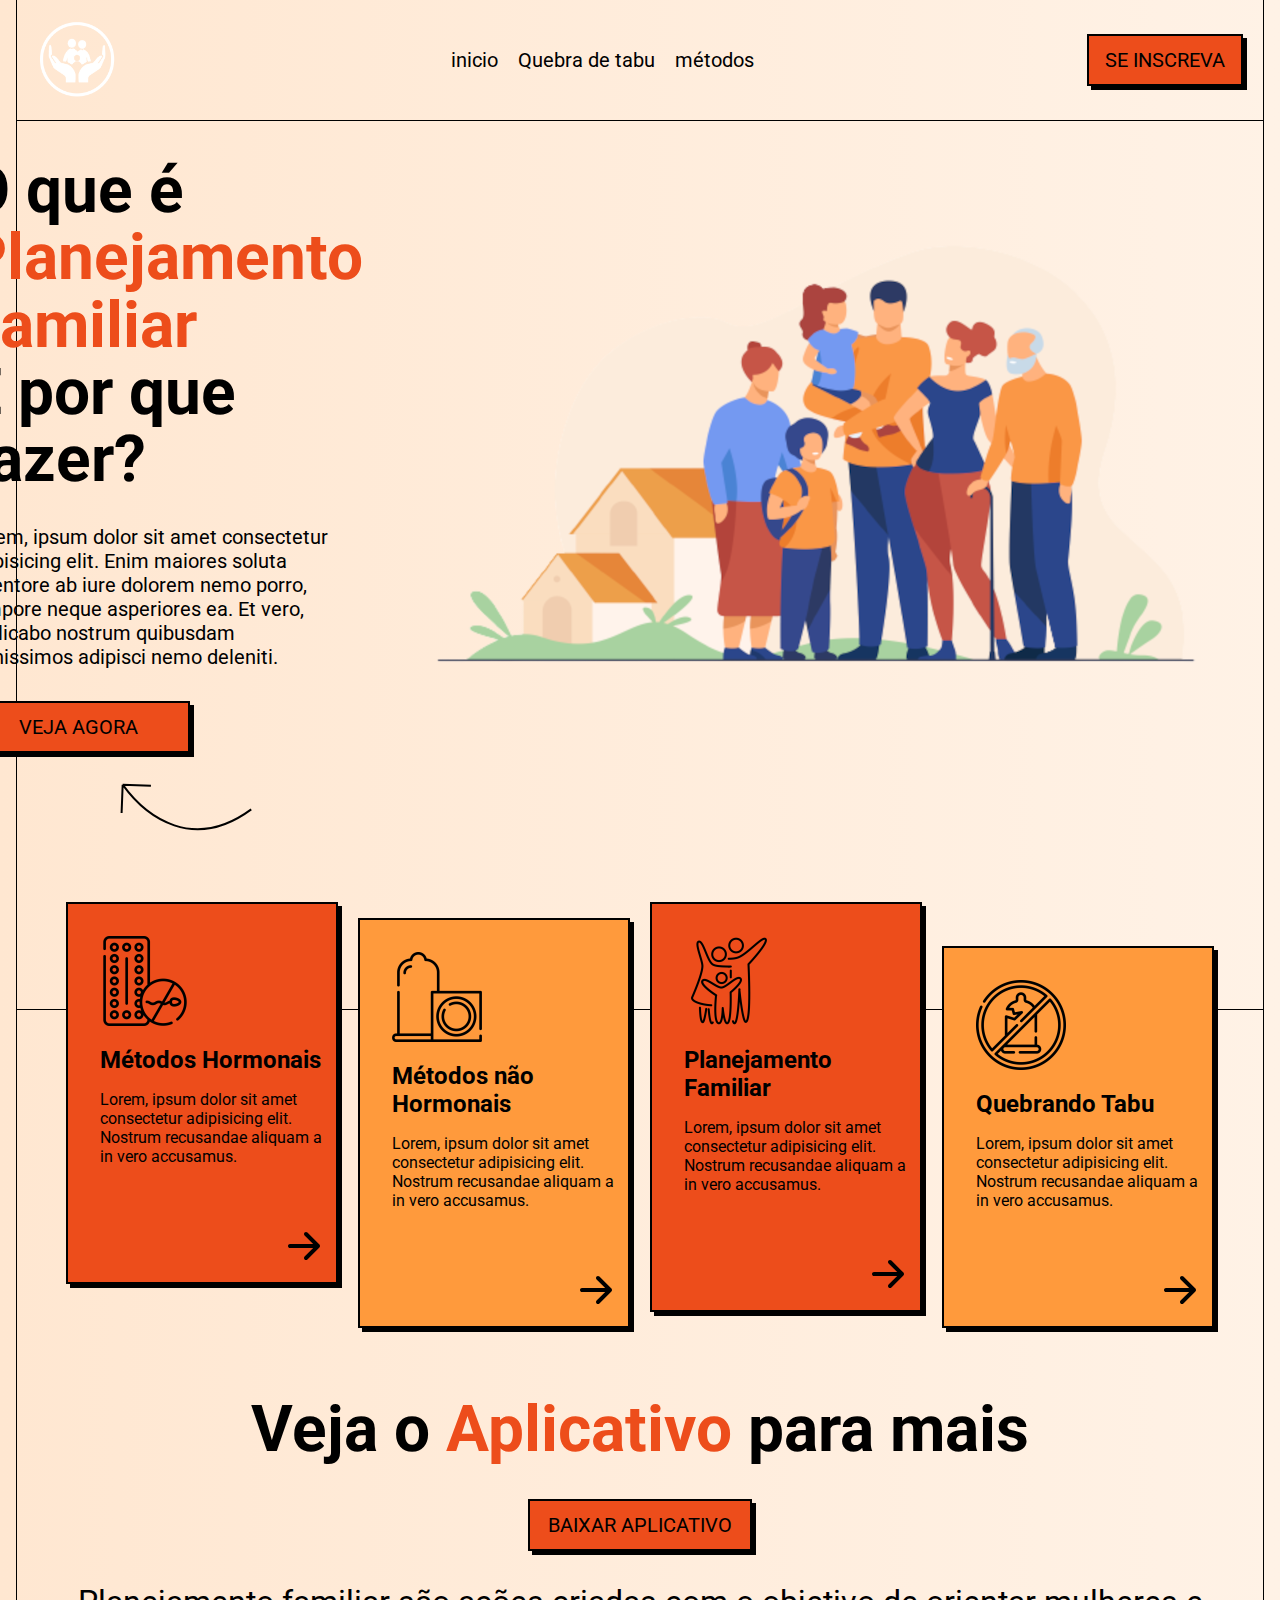
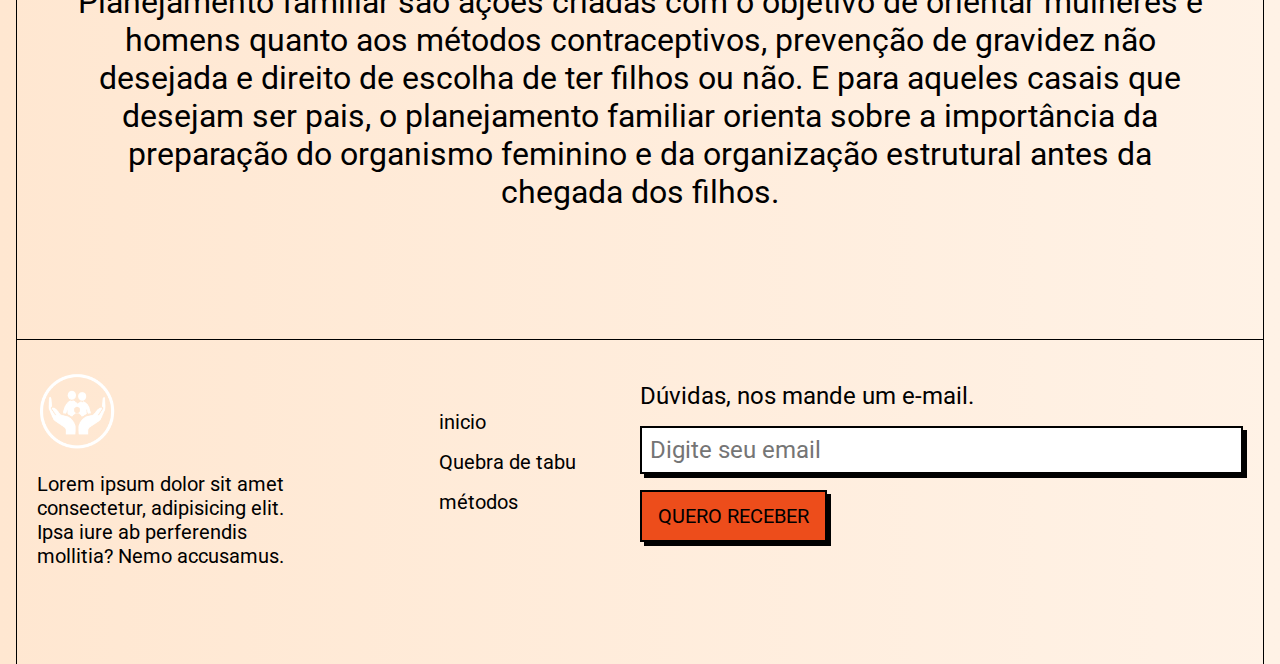
<file: index.html>
<!DOCTYPE html>
<html lang="pt-br">
<head>
    <meta charset="UTF-8">
    <meta name="viewport" content="width=device-width, initial-scale=1.0">

    <link rel="stylesheet" href="style.css">

    <link rel="preconnect" href="https://fonts.googleapis.com">
    <link rel="preconnect" href="https://fonts.gstatic.com" crossorigin>
    <link href="https://fonts.googleapis.com/css2?family=Roboto:wght@500&display=swap" rel="stylesheet">



    <title>Atex</title>

</head>
<body>
    <header>
        <div class="container">
            <img src="imagens/Logo.png" alt="Tom's Jazz School">
            <nav class="mx-auto">
                <a href="index.html">inicio</a>
                <a href="tabu.html">Quebra de tabu</a>
                <a href="metodos.html">métodos</a>
            </nav>
            <a href="#" class="button mt-1 mb-1 mx-auto">Se inscreva</a>
        </div>
    </header>
    <main>
        <section class="hero-section">
            <div class="container row-reverse">
                <img src="imagens/IMG-Fundo II.png" alt="Banda de Jazz tocando">
                <div>
                    <h1 class="mt-1">O que é <span class="text-primary decoration">Planejamento Familiar</span> E por que fazer?</h1>
                    <p class="mt-2 mb-2">Lorem, ipsum dolor sit amet consectetur adipisicing elit. Enim maiores soluta inventore ab iure dolorem nemo porro, tempore neque asperiores ea. Et vero, explicabo nostrum quibusdam dignissimos adipisci nemo deleniti.</p>
                    <a href="#" class="button">Veja agora</a>
                </div>
            </div>
        </section>
        <section class="courses-section">
            <div class="cards">
                <article class="card">
                    <img src="imagens/icon/Hormonal icon MIN.png" alt="ícone Hormonal">
                    <strong>Métodos Hormonais</strong>
                    <p>Lorem, ipsum dolor sit amet consectetur adipisicing elit. Nostrum recusandae aliquam a in vero accusamus.</p>
                    <a href="met-hormonais.html"><img src="imagens/imagem/arrow-right.svg" alt="Ir para a página do curso"></a>
                </article>
                <article class="card">
                    <img src="imagens/icon/Não Hormonal icon MIN.png" alt="ícone não Hormonal">
                    <strong>Métodos não Hormonais</strong>
                    <p>Lorem, ipsum dolor sit amet consectetur adipisicing elit. Nostrum recusandae aliquam a in vero accusamus.</p>
                    <a href="met-nhormonais.html"><img src="imagens/imagem/arrow-right.svg" alt="Ir para a página do curso"></a>
                </article>
                <article class="card">
                    <img src="imagens/icon/Planejamento Familiar icon MIN.png" alt="Planejamento Familiar">
                    <strong>Planejamento Familiar</strong>
                    <p>Lorem, ipsum dolor sit amet consectetur adipisicing elit. Nostrum recusandae aliquam a in vero accusamus.</p>
                    <a href="index.html"><img src="imagens/imagem/arrow-right.svg" alt="Ir para a página do curso"></a>
                </article>
                <article class="card">
                    <img src="imagens/icon/Quebrando Tabu icon MIN.png" alt="Quebrando Tabu">
                    <strong>Quebrando Tabu</strong>
                    <p>Lorem, ipsum dolor sit amet consectetur adipisicing elit. Nostrum recusandae aliquam a in vero accusamus.</p>
                    <a href="tabu.html"><img src="imagens/imagem/arrow-right.svg" alt="Ir para a página do curso"></a>
                </article>
            </div>

            <h2 class="text-center">Veja o <span class="text-primary">Aplicativo</span> para mais</h2>
            <a href="#" class="button mt-2 mx-auto">Baixar Aplicativo</a>

            <p class="text-center mt-2 text-information mrl-2">Planejamento familiar são ações criadas com o objetivo de orientar mulheres e homens quanto aos métodos contraceptivos, prevenção de gravidez não desejada e direito de escolha de ter filhos ou não. E para aqueles casais que desejam ser pais, o planejamento familiar orienta sobre a importância da preparação do organismo feminino e da organização estrutural antes da chegada dos filhos.</p>
        </section>
    </main>
    <footer>
        <div class="container">
            <div class="about-column">
                <img src="imagens/Logo.png" alt="Tom's Jazz School" class="mb-1 mt-1">
                <p class="mb-2">Lorem ipsum dolor sit amet consectetur, adipisicing elit. Ipsa iure ab perferendis mollitia? Nemo accusamus.</p>
            </div>
            <nav class="mb-2">
                <a href="index.html">inicio</a>
                <a href="tabu.html">Quebra de tabu</a>
                <a href="metodos.html">métodos</a>
            </nav>
            <form class="newsletter-form">
                <label for="email" class="mb-1">Dúvidas, nos mande um e-mail.</label>
                <input class="mb-1" type="text" name="email" id="email" placeholder="Digite seu email">
                <button class="button mb-2">Quero receber</button>
            </form>
        </div>
    </footer>
</body>
</html>
</file>
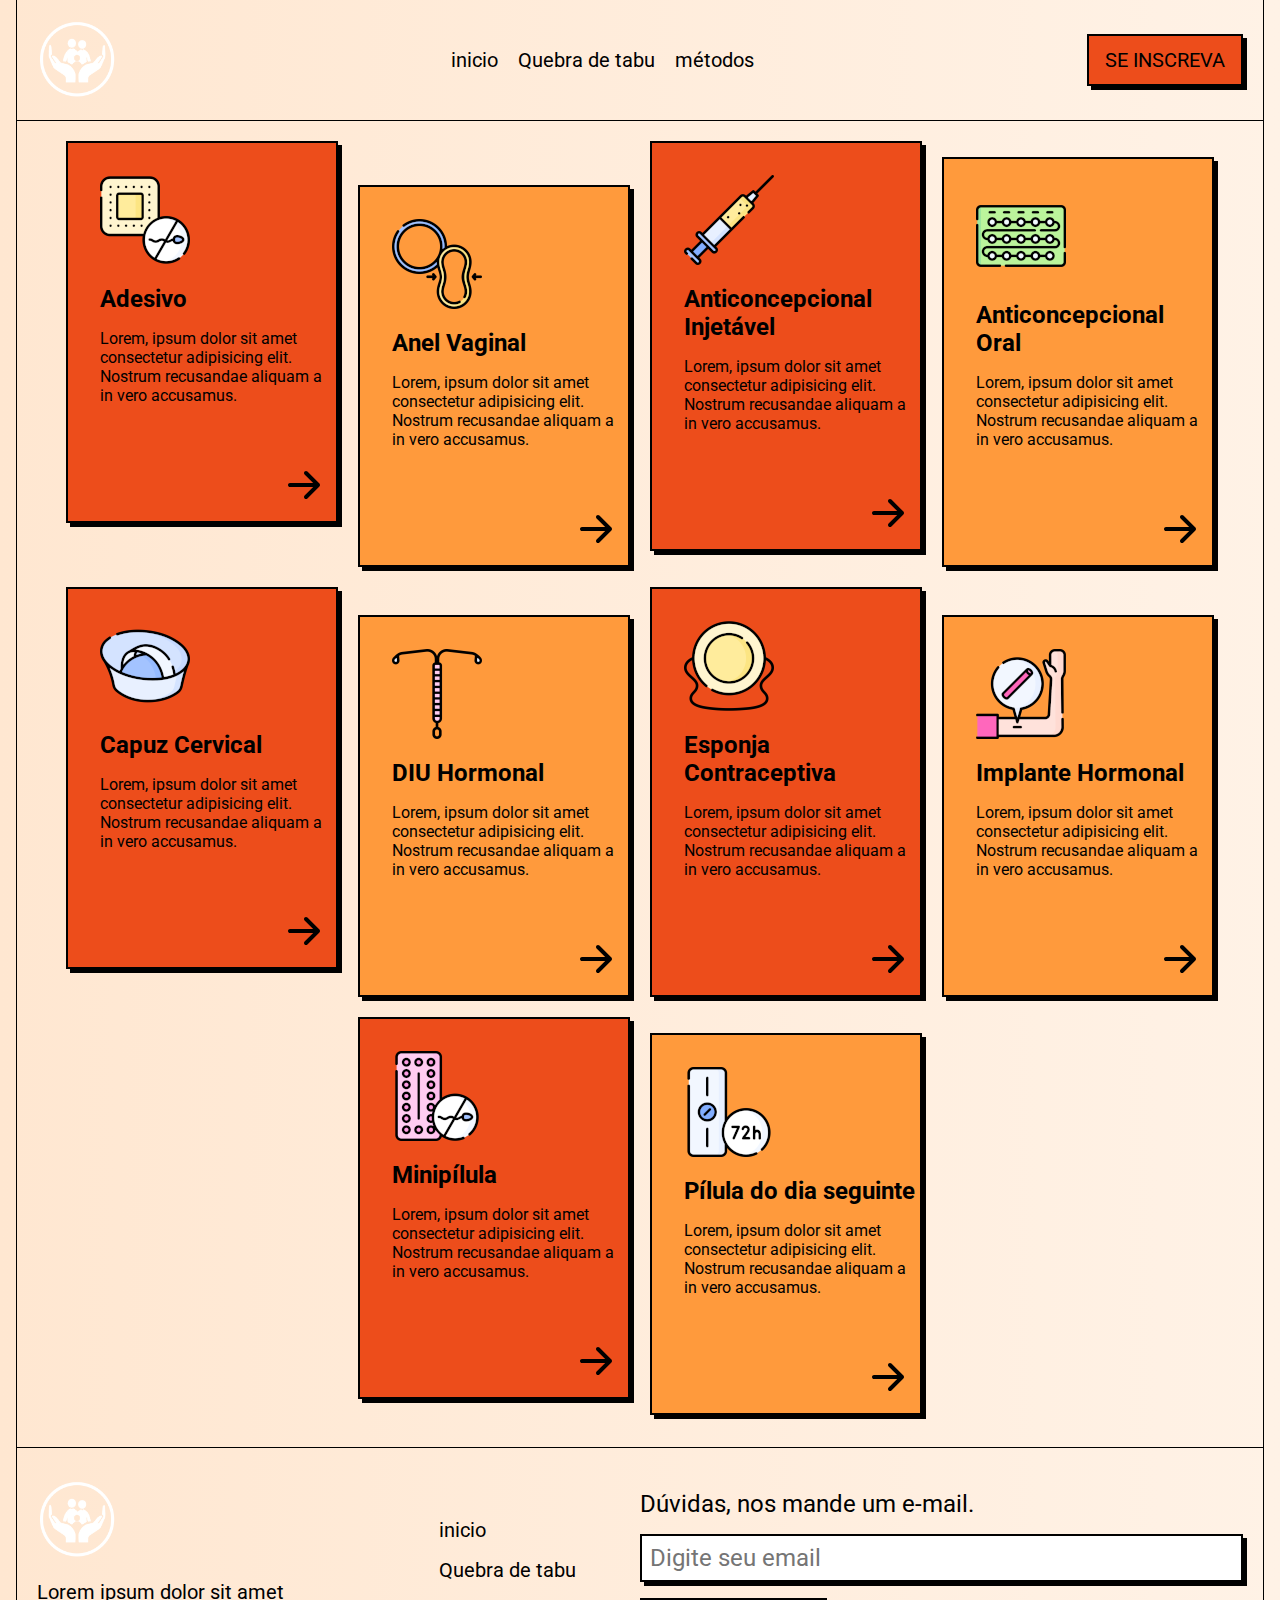
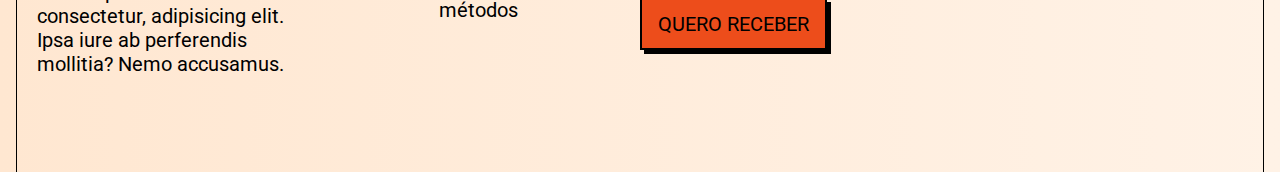
<file: met-hormonais.html>
<!DOCTYPE html>
<html lang="pt-br">
<head>
    <meta charset="UTF-8">
    <meta name="viewport" content="width=device-width, initial-scale=1.0">

    <link rel="stylesheet" href="style.css">

    <link rel="preconnect" href="https://fonts.googleapis.com">
    <link rel="preconnect" href="https://fonts.gstatic.com" crossorigin>
    <link href="https://fonts.googleapis.com/css2?family=Roboto:wght@500&display=swap" rel="stylesheet">



    <title>Atex</title>

</head>
<body>
    <header>
        <div class="container">
            <img src="imagens/Logo.png" alt="Tom's Jazz School">
            <nav class="mx-auto">
                <a href="index.html">inicio</a>
                <a href="tabu.html">Quebra de tabu</a>
                <a href="metodos.html">métodos</a>
            </nav>
            <a href="#" class="button mt-1 mb-1 mx-auto">Se inscreva</a>
        </div>
    </header>
    <main>
        <section class="courses-section">
            <div class="cards met">
                <article class="card">
                    <img src="imagens/Hormonal/Com ladinho/Adesivo CL icon MINI.png" alt="ícone Hormonal">
                    <strong>Adesivo</strong>
                    <p>Lorem, ipsum dolor sit amet consectetur adipisicing elit. Nostrum recusandae aliquam a in vero accusamus.</p>
                    <a href="#"><img src="imagens/imagem/arrow-right.svg" alt="Ir para a página do curso"></a>
                </article>
                <article class="card">
                    <img src="imagens/Hormonal/Com ladinho/Anel Vaginal CL icon MINI.png" alt="ícone não Hormonal">
                    <strong>Anel Vaginal</strong>
                    <p>Lorem, ipsum dolor sit amet consectetur adipisicing elit. Nostrum recusandae aliquam a in vero accusamus.</p>
                    <a href="#"><img src="imagens/imagem/arrow-right.svg" alt="Ir para a página do curso"></a>
                </article>
                <article class="card">
                    <img src="imagens/Hormonal/Com ladinho/Anticoncepcional Injetável CL icon MINI.png" alt="Planejamento Familiar">
                    <strong>Anticoncepcional Injetável</strong>
                    <p>Lorem, ipsum dolor sit amet consectetur adipisicing elit. Nostrum recusandae aliquam a in vero accusamus.</p>
                    <a href="#"><img src="imagens/imagem/arrow-right.svg" alt="Ir para a página do curso"></a>
                </article>
                <article class="card">
                    <img src="imagens/Hormonal/Com ladinho/Anticoncepcional Oral CL icon MINI.png" alt="Quebrando Tabu">
                    <strong>Anticoncepcional Oral</strong>
                    <p>Lorem, ipsum dolor sit amet consectetur adipisicing elit. Nostrum recusandae aliquam a in vero accusamus.</p>
                    <a href="#"><img src="imagens/imagem/arrow-right.svg" alt="Ir para a página do curso"></a>
                </article>
                <article class="card">
                    <img src="imagens/Hormonal/Com ladinho/Capuz Cervical CL icon MINI.png" alt="ícone Hormonal">
                    <strong>Capuz Cervical</strong>
                    <p>Lorem, ipsum dolor sit amet consectetur adipisicing elit. Nostrum recusandae aliquam a in vero accusamus.</p>
                    <a href="#"><img src="imagens/imagem/arrow-right.svg" alt="Ir para a página do curso"></a>
                </article>
                <article class="card">
                    <img src="imagens/Hormonal/Com ladinho/DIU Hormonal CL icon MINI.png" alt="ícone não Hormonal">
                    <strong>DIU Hormonal</strong>
                    <p>Lorem, ipsum dolor sit amet consectetur adipisicing elit. Nostrum recusandae aliquam a in vero accusamus.</p>
                    <a href="#"><img src="imagens/imagem/arrow-right.svg" alt="Ir para a página do curso"></a>
                </article>
                <article class="card">
                    <img src="imagens/Hormonal/Com ladinho/Esponja Contraceptiva CL icon MINI.png" alt="Planejamento Familiar">
                    <strong>Esponja Contraceptiva</strong>
                    <p>Lorem, ipsum dolor sit amet consectetur adipisicing elit. Nostrum recusandae aliquam a in vero accusamus.</p>
                    <a href="#"><img src="imagens/imagem/arrow-right.svg" alt="Ir para a página do curso"></a>
                </article>
                <article class="card">
                    <img src="imagens/Hormonal/Com ladinho/Implante Hormonal CL icon MINI.png" alt="Quebrando Tabu">
                    <strong>Implante Hormonal</strong>
                    <p>Lorem, ipsum dolor sit amet consectetur adipisicing elit. Nostrum recusandae aliquam a in vero accusamus.</p>
                    <a href="#"><img src="imagens/imagem/arrow-right.svg" alt="Ir para a página do curso"></a>
                </article>
                <article class="card">
                    <img src="imagens/Hormonal/Com ladinho/Minipílula CL icon MINI.png" alt="Planejamento Familiar">
                    <strong>Minipílula</strong>
                    <p>Lorem, ipsum dolor sit amet consectetur adipisicing elit. Nostrum recusandae aliquam a in vero accusamus.</p>
                    <a href="#"><img src="imagens/imagem/arrow-right.svg" alt="Ir para a página do curso"></a>
                </article>
                <article class="card">
                    <img src="imagens/Hormonal/Com ladinho/Pílula do dia seguinte CL icon MINI.png" alt="Quebrando Tabu">
                    <strong>Pílula do dia seguinte</strong>
                    <p>Lorem, ipsum dolor sit amet consectetur adipisicing elit. Nostrum recusandae aliquam a in vero accusamus.</p>
                    <a href="#"><img src="imagens/imagem/arrow-right.svg" alt="Ir para a página do curso"></a>
                </article>
            </div>
        </section>
    </main>
    <footer>
        <div class="container">
            <div class="about-column">
                <img src="imagens/Logo.png" alt="Tom's Jazz School" class="mb-1 mt-1">
                <p class="mb-2">Lorem ipsum dolor sit amet consectetur, adipisicing elit. Ipsa iure ab perferendis mollitia? Nemo accusamus.</p>
            </div>
            <nav class="mb-2">
                <a href="#">inicio</a>
                <a href="#">Quebra de tabu</a>
                <a href="#">métodos</a>
            </nav>
            <form class="newsletter-form">
                <label for="email" class="mb-1">Dúvidas, nos mande um e-mail.</label>
                <input class="mb-1" type="text" name="email" id="email" placeholder="Digite seu email">
                <button class="button mb-2">Quero receber</button>
            </form>
        </div>
    </footer>
</body>
</html>
</file>
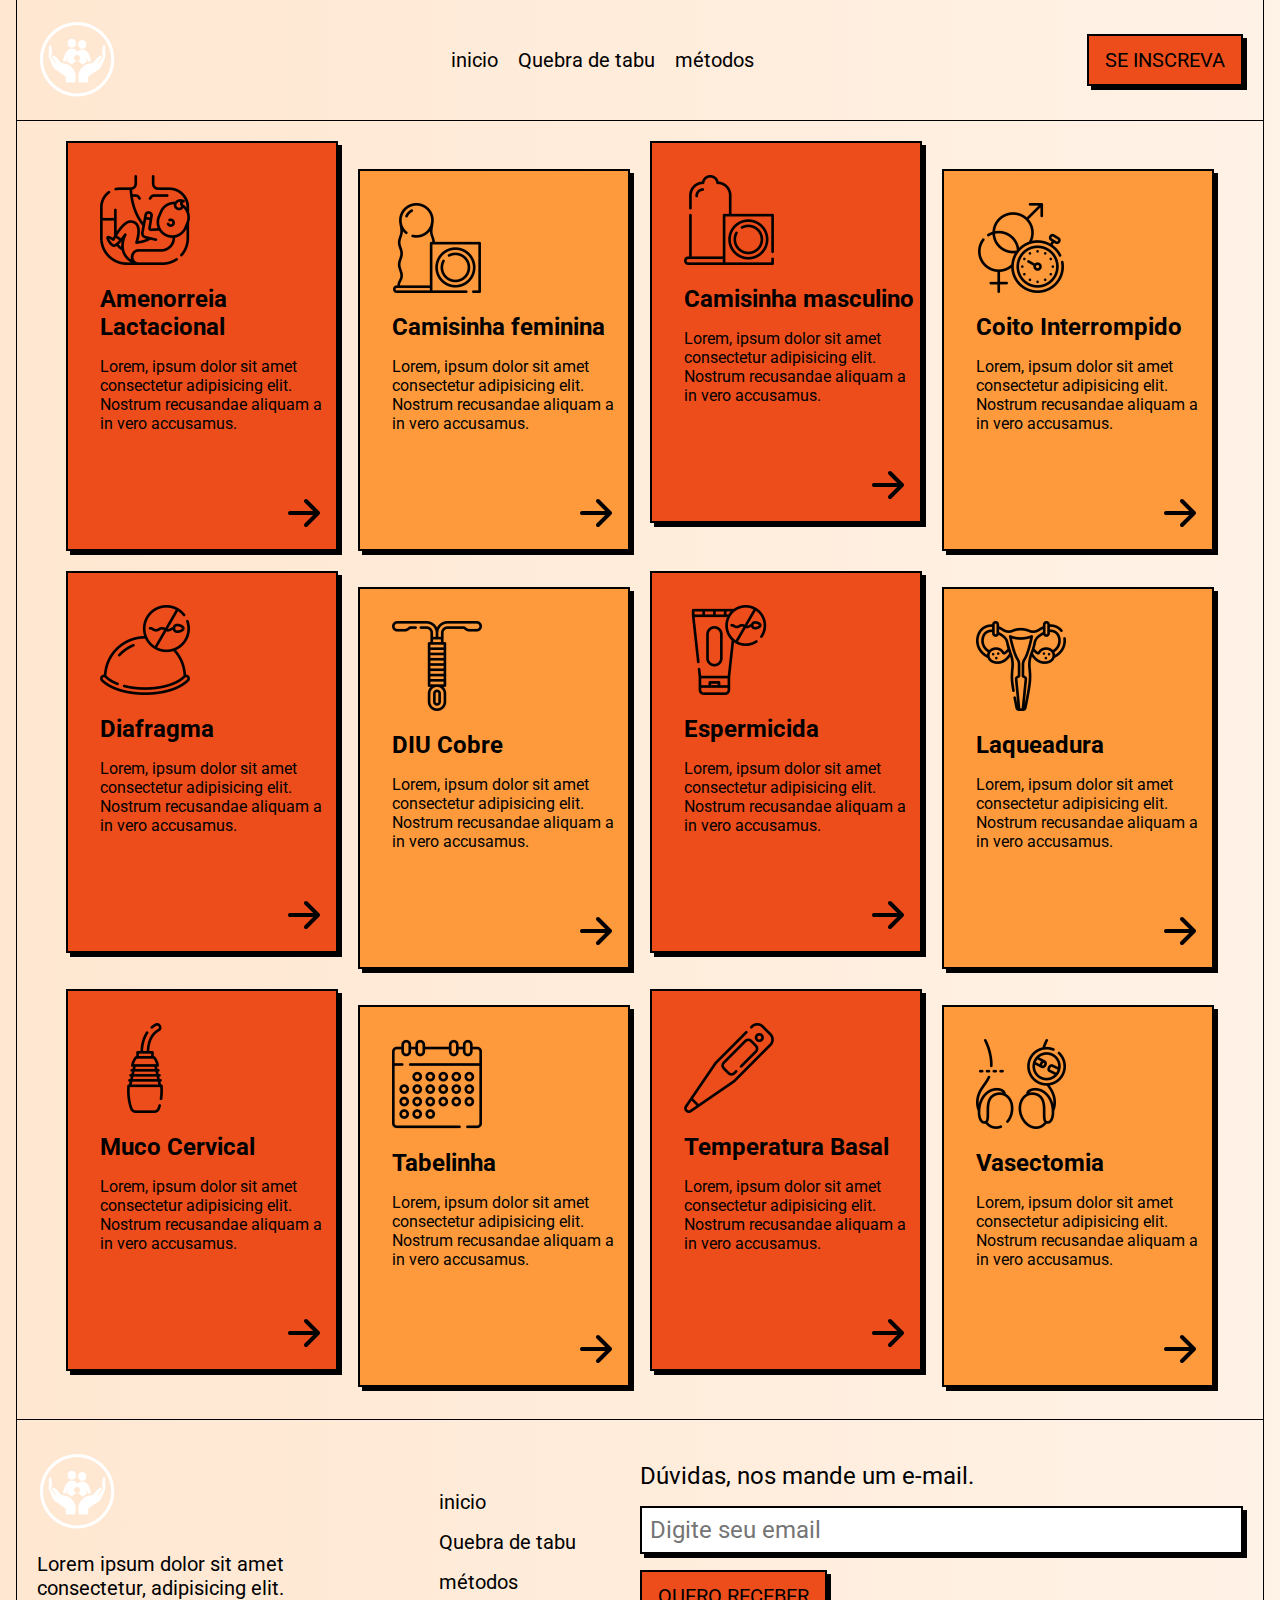
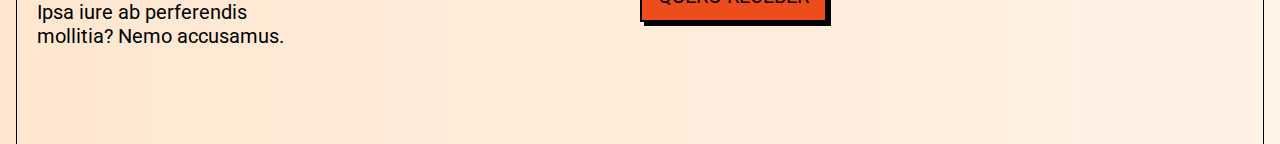
<file: met-nhormonais.html>
<!DOCTYPE html>
<html lang="pt-br">
<head>
    <meta charset="UTF-8">
    <meta name="viewport" content="width=device-width, initial-scale=1.0">

    <link rel="stylesheet" href="style.css">

    <link rel="preconnect" href="https://fonts.googleapis.com">
    <link rel="preconnect" href="https://fonts.gstatic.com" crossorigin>
    <link href="https://fonts.googleapis.com/css2?family=Roboto:wght@500&display=swap" rel="stylesheet">



    <title>Atex</title>

</head>
<body>
    <header>
        <div class="container">
            <img src="imagens/Logo.png" alt="Tom's Jazz School">
            <nav class="mx-auto">
                <a href="index.html">inicio</a>
                <a href="tabu.html">Quebra de tabu</a>
                <a href="metodos.html">métodos</a>
            </nav>
            <a href="#" class="button mt-1 mb-1 mx-auto">Se inscreva</a>
        </div>
    </header>
    <main>
        <section class="courses-section">
            <div class="cards met">
                <article class="card">
                    <img src="imagens/Não Hormonal/Preto e Branco/Amenorreia Lactacional PB icon MINI.png" alt="ícone Hormonal">
                    <strong>Amenorreia Lactacional</strong>
                    <p>Lorem, ipsum dolor sit amet consectetur adipisicing elit. Nostrum recusandae aliquam a in vero accusamus.</p>
                    <a href="#"><img src="imagens/imagem/arrow-right.svg" alt="Ir para a página do curso"></a>
                </article>
                <article class="card">
                    <img src="imagens/Não Hormonal/Preto e Branco/Camisinha feminina PB icon MINI.png" alt="ícone Hormonal">
                    <strong>Camisinha feminina</strong>
                    <p>Lorem, ipsum dolor sit amet consectetur adipisicing elit. Nostrum recusandae aliquam a in vero accusamus.</p>
                    <a href="#"><img src="imagens/imagem/arrow-right.svg" alt="Ir para a página do curso"></a>
                </article>
                <article class="card">
                    <img src="imagens/Não Hormonal/Preto e Branco/Camisinha masculino PB icon MINI.png" alt="ícone Hormonal">
                    <strong>Camisinha masculino</strong>
                    <p>Lorem, ipsum dolor sit amet consectetur adipisicing elit. Nostrum recusandae aliquam a in vero accusamus.</p>
                    <a href="#"><img src="imagens/imagem/arrow-right.svg" alt="Ir para a página do curso"></a>
                </article>
                <article class="card">
                    <img src="imagens/Não Hormonal/Preto e Branco/Coito Interrompido PB icon MINI.png" alt="ícone Hormonal">
                    <strong>Coito Interrompido</strong>
                    <p>Lorem, ipsum dolor sit amet consectetur adipisicing elit. Nostrum recusandae aliquam a in vero accusamus.</p>
                    <a href="#"><img src="imagens/imagem/arrow-right.svg" alt="Ir para a página do curso"></a>
                </article>
                <article class="card">
                    <img src="imagens/Não Hormonal/Preto e Branco/Diafragma PB icon MINI.png" alt="ícone Hormonal">
                    <strong>Diafragma</strong>
                    <p>Lorem, ipsum dolor sit amet consectetur adipisicing elit. Nostrum recusandae aliquam a in vero accusamus.</p>
                    <a href="#"><img src="imagens/imagem/arrow-right.svg" alt="Ir para a página do curso"></a>
                </article>
                <article class="card">
                    <img src="imagens/Não Hormonal/Preto e Branco/DIU Cobre PB icon MINI.png" alt="ícone Hormonal">
                    <strong>DIU Cobre</strong>
                    <p>Lorem, ipsum dolor sit amet consectetur adipisicing elit. Nostrum recusandae aliquam a in vero accusamus.</p>
                    <a href="#"><img src="imagens/imagem/arrow-right.svg" alt="Ir para a página do curso"></a>
                </article>
                <article class="card">
                    <img src="imagens/Não Hormonal/Preto e Branco/Espermicida PB icon MINI.png" alt="ícone Hormonal">
                    <strong>Espermicida</strong>
                    <p>Lorem, ipsum dolor sit amet consectetur adipisicing elit. Nostrum recusandae aliquam a in vero accusamus.</p>
                    <a href="#"><img src="imagens/imagem/arrow-right.svg" alt="Ir para a página do curso"></a>
                </article>
                <article class="card">
                    <img src="imagens/Não Hormonal/Preto e Branco/Laqueadura PB icon MINI.png" alt="ícone Hormonal">
                    <strong>Laqueadura</strong>
                    <p>Lorem, ipsum dolor sit amet consectetur adipisicing elit. Nostrum recusandae aliquam a in vero accusamus.</p>
                    <a href="#"><img src="imagens/imagem/arrow-right.svg" alt="Ir para a página do curso"></a>
                </article>
                <article class="card">
                    <img src="imagens/Não Hormonal/Preto e Branco/Muco Cervical ou Billings PB icon MINI.png" alt="ícone Hormonal">
                    <strong>Muco Cervical</strong>
                    <p>Lorem, ipsum dolor sit amet consectetur adipisicing elit. Nostrum recusandae aliquam a in vero accusamus.</p>
                    <a href="#"><img src="imagens/imagem/arrow-right.svg" alt="Ir para a página do curso"></a>
                </article>
                <article class="card">
                    <img src="imagens/Não Hormonal/Preto e Branco/Tabelinha PB icon MINI.png" alt="ícone Hormonal">
                    <strong>Tabelinha</strong>
                    <p>Lorem, ipsum dolor sit amet consectetur adipisicing elit. Nostrum recusandae aliquam a in vero accusamus.</p>
                    <a href="#"><img src="imagens/imagem/arrow-right.svg" alt="Ir para a página do curso"></a>
                </article>
                <article class="card">
                    <img src="imagens/Não Hormonal/Preto e Branco/Temperatura Basal PB icon MINI.png" alt="ícone Hormonal">
                    <strong>Temperatura Basal</strong>
                    <p>Lorem, ipsum dolor sit amet consectetur adipisicing elit. Nostrum recusandae aliquam a in vero accusamus.</p>
                    <a href="#"><img src="imagens/imagem/arrow-right.svg" alt="Ir para a página do curso"></a>
                </article>
                <article class="card">
                    <img src="imagens/Não Hormonal/Preto e Branco/Vasectomia PB icon MINI.png" alt="ícone Hormonal">
                    <strong>Vasectomia</strong>
                    <p>Lorem, ipsum dolor sit amet consectetur adipisicing elit. Nostrum recusandae aliquam a in vero accusamus.</p>
                    <a href="#"><img src="imagens/imagem/arrow-right.svg" alt="Ir para a página do curso"></a>
                </article>

            </div>
        </section>
    </main>
    <footer>
        <div class="container">
            <div class="about-column">
                <img src="imagens/Logo.png" alt="Tom's Jazz School" class="mb-1 mt-1">
                <p class="mb-2">Lorem ipsum dolor sit amet consectetur, adipisicing elit. Ipsa iure ab perferendis mollitia? Nemo accusamus.</p>
            </div>
            <nav class="mb-2">
                <a href="#">inicio</a>
                <a href="#">Quebra de tabu</a>
                <a href="#">métodos</a>
            </nav>
            <form class="newsletter-form">
                <label for="email" class="mb-1">Dúvidas, nos mande um e-mail.</label>
                <input class="mb-1" type="text" name="email" id="email" placeholder="Digite seu email">
                <button class="button mb-2">Quero receber</button>
            </form>
        </div>
    </footer>
</body>
</html>
</file>
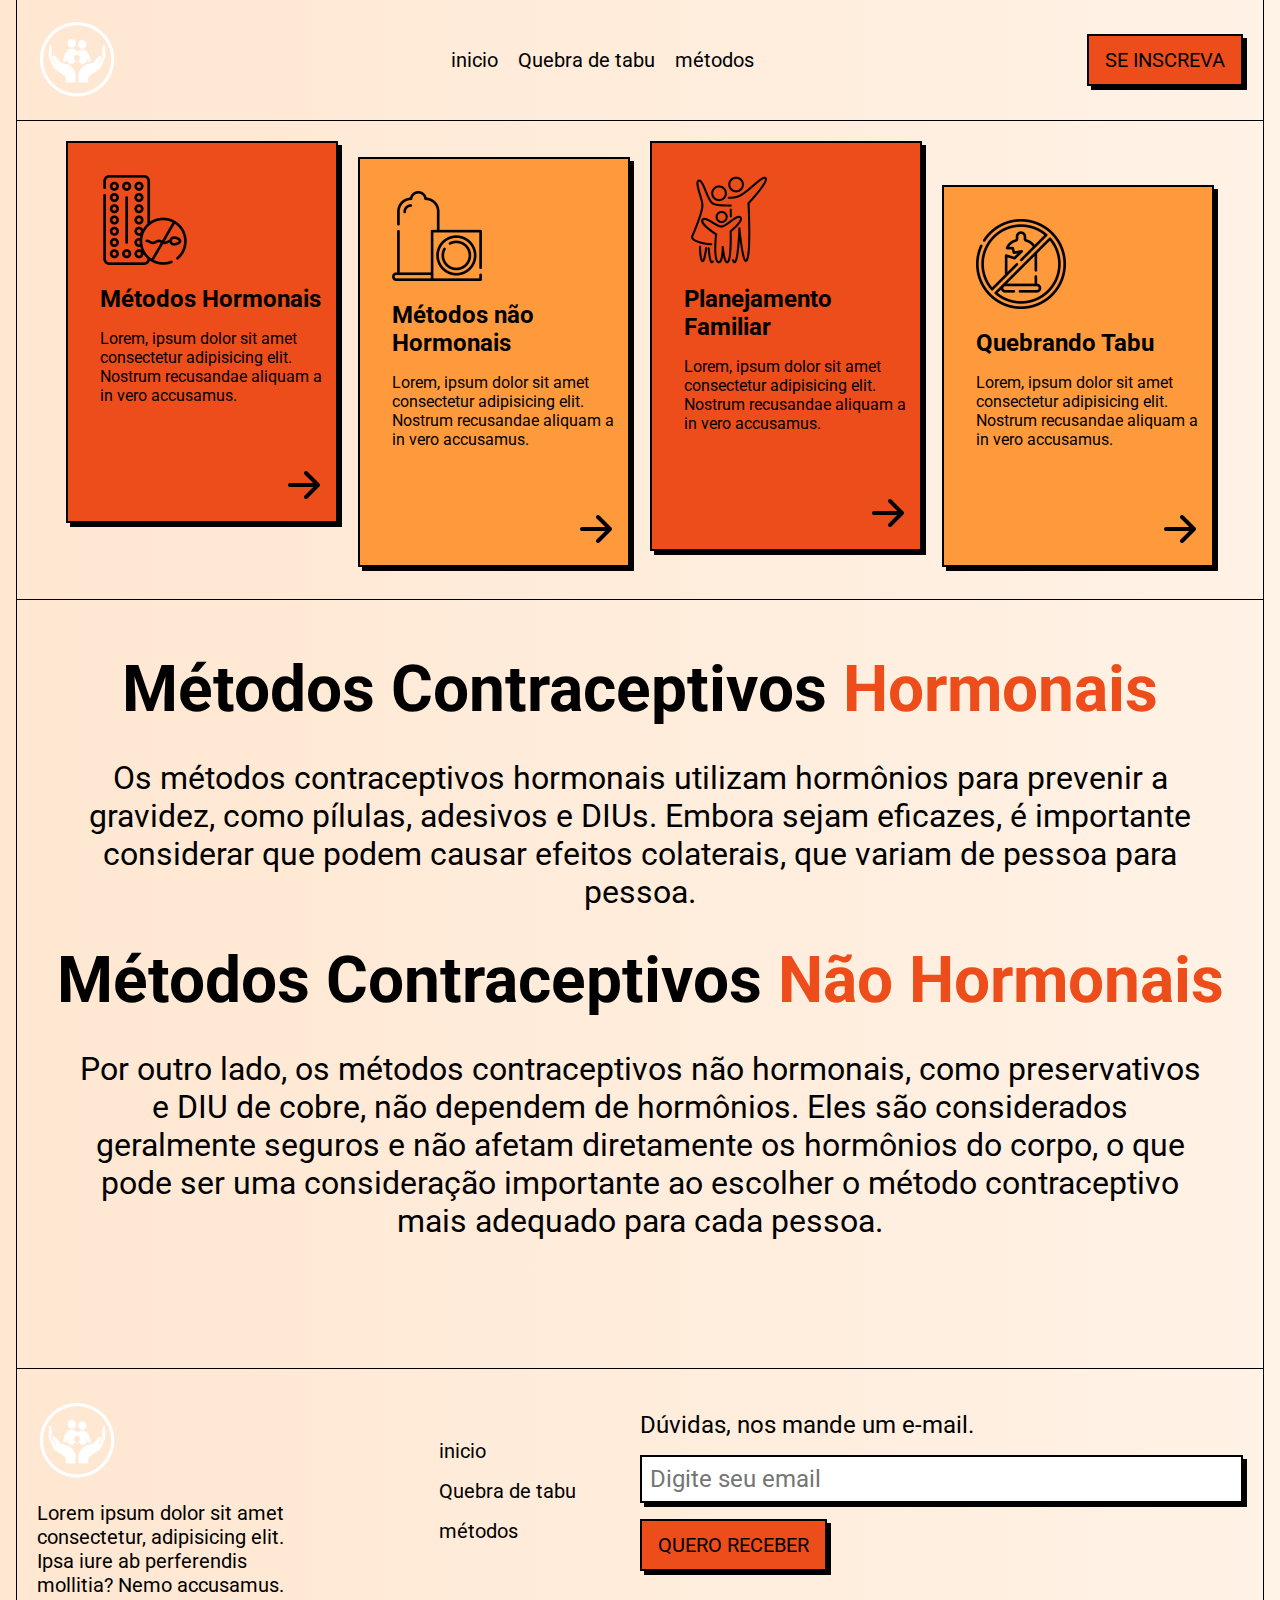
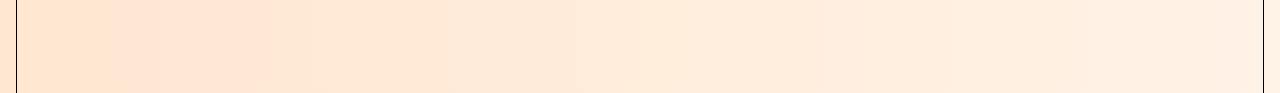
<file: metodos.html>
<!DOCTYPE html>
<html lang="pt-br">
<head>
    <meta charset="UTF-8">
    <meta name="viewport" content="width=device-width, initial-scale=1.0">

    <link rel="stylesheet" href="style.css">

    <link rel="preconnect" href="https://fonts.googleapis.com">
    <link rel="preconnect" href="https://fonts.gstatic.com" crossorigin>
    <link href="https://fonts.googleapis.com/css2?family=Roboto:wght@500&display=swap" rel="stylesheet">



    <title>Atex</title>

</head>
<body>
    <header>
        <div class="container">
            <img src="imagens/Logo.png" alt="Tom's Jazz School">
            <nav class="mx-auto">
                <a href="index.html">inicio</a>
                <a href="tabu.html">Quebra de tabu</a>
                <a href="metodos.html">métodos</a>
            </nav>
            <a href="#" class="button mt-1 mb-1 mx-auto">Se inscreva</a>
        </div>
    </header>
    <main>
        <section class="courses-section">
            <div class="cards met">
                <article class="card">
                    <img src="imagens/icon/Hormonal icon MIN.png" alt="ícone Hormonal">
                    <strong>Métodos Hormonais</strong>
                    <p>Lorem, ipsum dolor sit amet consectetur adipisicing elit. Nostrum recusandae aliquam a in vero accusamus.</p>
                    <a href="met-hormonais.html"><img src="imagens/imagem/arrow-right.svg" alt="Ir para a página do curso"></a>
                </article>
                <article class="card">
                    <img src="imagens/icon/Não Hormonal icon MIN.png" alt="ícone não Hormonal">
                    <strong>Métodos não Hormonais</strong>
                    <p>Lorem, ipsum dolor sit amet consectetur adipisicing elit. Nostrum recusandae aliquam a in vero accusamus.</p>
                    <a href="met-nhormonais.html"><img src="imagens/imagem/arrow-right.svg" alt="Ir para a página do curso"></a>
                </article>
                <article class="card">
                    <img src="imagens/icon/Planejamento Familiar icon MIN.png" alt="Planejamento Familiar">
                    <strong>Planejamento Familiar</strong>
                    <p>Lorem, ipsum dolor sit amet consectetur adipisicing elit. Nostrum recusandae aliquam a in vero accusamus.</p>
                    <a href="index.html"><img src="imagens/imagem/arrow-right.svg" alt="Ir para a página do curso"></a>
                </article>
                <article class="card">
                    <img src="imagens/icon/Quebrando Tabu icon MIN.png" alt="Quebrando Tabu">
                    <strong>Quebrando Tabu</strong>
                    <p>Lorem, ipsum dolor sit amet consectetur adipisicing elit. Nostrum recusandae aliquam a in vero accusamus.</p>
                    <a href="tabu.html"><img src="imagens/imagem/arrow-right.svg" alt="Ir para a página do curso"></a>
                </article>
            </div>
        </section>
        <section class="courses-section">

            <h2 class="text-center mt-2">Métodos Contraceptivos <span class="text-primary">Hormonais</span></h2>
            <p class="text-center mt-2 text-information mrl-2">Os métodos contraceptivos hormonais utilizam hormônios para prevenir a gravidez, como pílulas, adesivos e DIUs. Embora sejam eficazes, é importante considerar que podem causar efeitos colaterais, que variam de pessoa para pessoa.</p>

            <h2 class="text-center mt-2">Métodos Contraceptivos <span class="text-primary">Não Hormonais</span></h2>
            <p class="text-center mt-2 text-information mrl-2">Por outro lado, os métodos contraceptivos não hormonais, como preservativos e DIU de cobre, não dependem de hormônios. Eles são considerados geralmente seguros e não afetam diretamente os hormônios do corpo, o que pode ser uma consideração importante ao escolher o método contraceptivo mais adequado para cada pessoa.</p>

        </section>
    </main>
    <footer>
        <div class="container">
            <div class="about-column">
                <img src="imagens/Logo.png" alt="Tom's Jazz School" class="mb-1 mt-1">
                <p class="mb-2">Lorem ipsum dolor sit amet consectetur, adipisicing elit. Ipsa iure ab perferendis mollitia? Nemo accusamus.</p>
            </div>
            <nav class="mb-2">
                <a href="#">inicio</a>
                <a href="#">Quebra de tabu</a>
                <a href="#">métodos</a>
            </nav>
            <form class="newsletter-form">
                <label for="email" class="mb-1">Dúvidas, nos mande um e-mail.</label>
                <input class="mb-1" type="text" name="email" id="email" placeholder="Digite seu email">
                <button class="button mb-2">Quero receber</button>
            </form>
        </div>
    </footer>
</body>
</html>
</file>
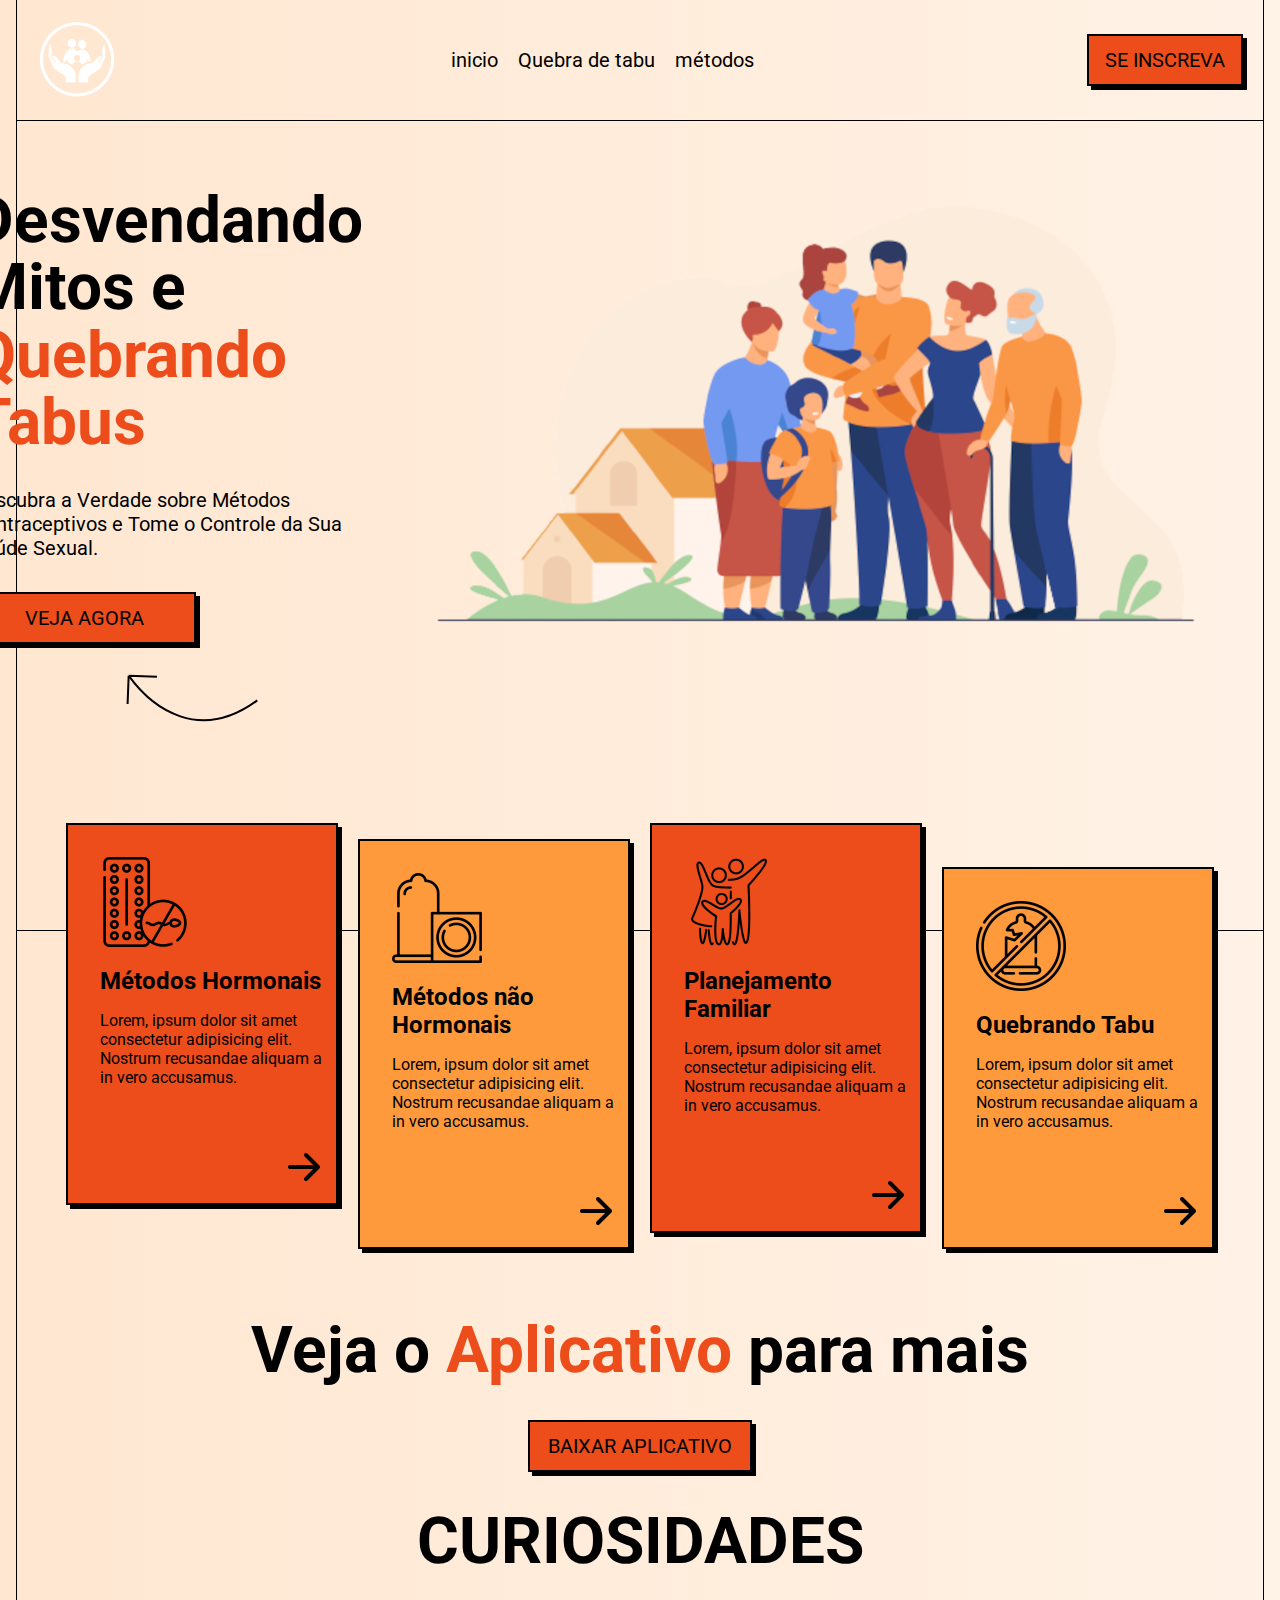
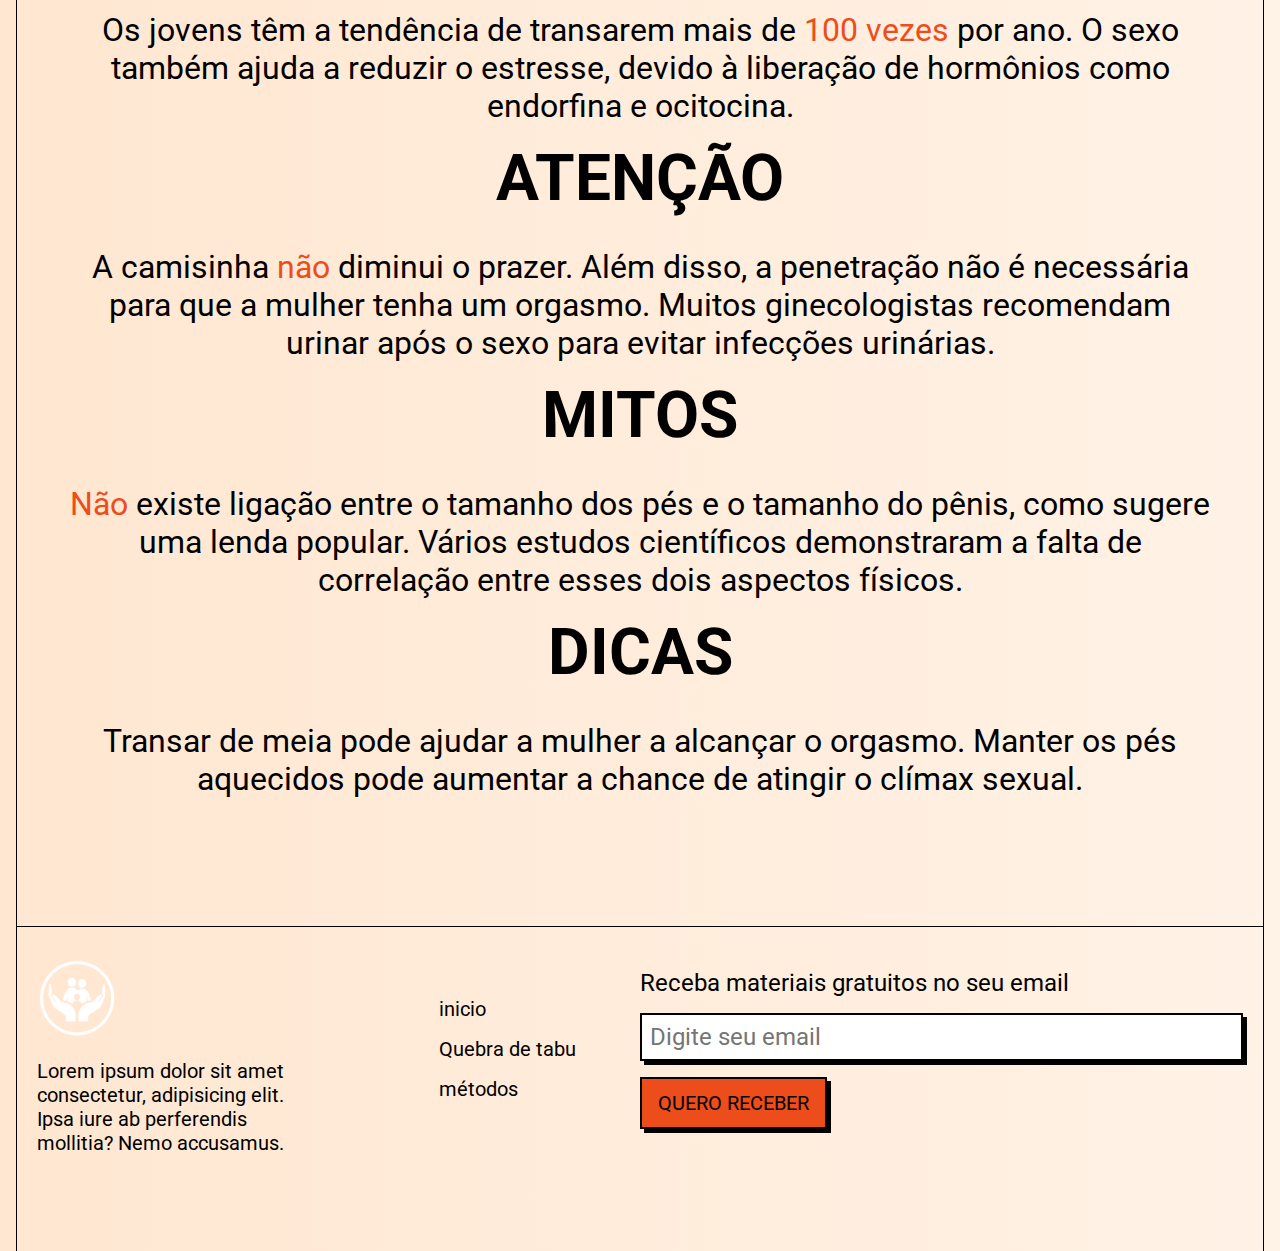
<file: tabu.html>
<!DOCTYPE html>
<html lang="pt-br">
<head>
    <meta charset="UTF-8">
    <meta name="viewport" content="width=device-width, initial-scale=1.0">

    <link rel="stylesheet" href="style.css">

    <link rel="preconnect" href="https://fonts.googleapis.com">
    <link rel="preconnect" href="https://fonts.gstatic.com" crossorigin>
    <link href="https://fonts.googleapis.com/css2?family=Roboto:wght@500&display=swap" rel="stylesheet">

    <title>Atex</title>

</head>
<body>
    <header>
        <div class="container">
            <img src="imagens/Logo.png" alt="Tom's Jazz School">
            <nav class="mx-auto">
                <a href="index.html">inicio</a>
                <a href="tabu.html">Quebra de tabu</a>
                <a href="metodos.html">métodos</a>
            </nav>
            <a href="#" class="button mt-1 mb-1 mx-auto">Se inscreva</a>
        </div>
    </header>
    <main>
        <section class="hero-section">
            <div class="container row-reverse">
                <img src="imagens/IMG-Fundo II.png" alt="Banda de Jazz tocando">
                <div>
                    <h1 class="mt-1">Desvendando Mitos e <span class="text-primary decoration">Quebrando Tabus</span></h1>
                    <p class="mt-2 mb-2">Descubra a Verdade sobre Métodos Contraceptivos e Tome o Controle da Sua Saúde Sexual.</p>
                    <a href="#" class="button">Veja agora</a>
                </div>
            </div>
        </section>
        <section class="main-text"> 
            <div class="information-text">
                
            </div>
        </section>
        <section class="courses-section">
            <div class="cards">
                <article class="card">
                    <img src="imagens/icon/Hormonal icon MIN.png" alt="ícone Hormonal">
                    <strong>Métodos Hormonais</strong>
                    <p>Lorem, ipsum dolor sit amet consectetur adipisicing elit. Nostrum recusandae aliquam a in vero accusamus.</p>
                    <a href="met-hormonais.html"><img src="imagens/imagem/arrow-right.svg" alt="Ir para a página do curso"></a>
                </article>
                <article class="card">
                    <img src="imagens/icon/Não Hormonal icon MIN.png" alt="ícone não Hormonal">
                    <strong>Métodos não Hormonais</strong>
                    <p>Lorem, ipsum dolor sit amet consectetur adipisicing elit. Nostrum recusandae aliquam a in vero accusamus.</p>
                    <a href="met-nhormonais.html"><img src="imagens/imagem/arrow-right.svg" alt="Ir para a página do curso"></a>
                </article>
                <article class="card">
                    <img src="imagens/icon/Planejamento Familiar icon MIN.png" alt="Planejamento Familiar">
                    <strong>Planejamento Familiar</strong>
                    <p>Lorem, ipsum dolor sit amet consectetur adipisicing elit. Nostrum recusandae aliquam a in vero accusamus.</p>
                    <a href="index.html"><img src="imagens/imagem/arrow-right.svg" alt="Ir para a página do curso"></a>
                </article>
                <article class="card">
                    <img src="imagens/icon/Quebrando Tabu icon MIN.png" alt="Quebrando Tabu">
                    <strong>Quebrando Tabu</strong>
                    <p>Lorem, ipsum dolor sit amet consectetur adipisicing elit. Nostrum recusandae aliquam a in vero accusamus.</p>
                    <a href="tabu.html"><img src="imagens/imagem/arrow-right.svg" alt="Ir para a página do curso"></a>
                </article>
            </div>

            <h2 class="text-center">Veja o <span class="text-primary">Aplicativo</span> para mais</h2>
            <a href="#" class="button mt-2 mx-auto">Baixar Aplicativo</a>

            <h2 class="text-center mt-2">CURIOSIDADES</h2>
            <p class="text-center mt-2 text-information mrl-2"> 
                Os jovens têm a tendência de transarem mais de <span class="text-primary">100 vezes</span> por ano. O sexo também ajuda a reduzir o estresse, devido à liberação de hormônios como endorfina e ocitocina.
            </p>

            <h2 class="text-center mt-1">ATENÇÃO</h2>
            <p class="text-center mt-2 text-information mrl-2">
                A camisinha <span class="text-primary">não</span> diminui o prazer. Além disso, a penetração não é necessária para que a mulher tenha um orgasmo. Muitos ginecologistas recomendam urinar após o sexo para evitar infecções urinárias.
            </p>

            <h2 class="text-center mt-1">MITOS</h2>
            <p class="text-center mt-2 text-information mrl-2">
                <span class="text-primary">Não</span> existe ligação entre o tamanho dos pés e o tamanho do pênis, como sugere uma lenda popular. Vários estudos científicos demonstraram a falta de correlação entre esses dois aspectos físicos.
            </p>

            <h2 class="text-center mt-1" >DICAS</h2>
            <p class="text-center mt-2 text-information mrl-2">
                Transar de meia pode ajudar a mulher a alcançar o orgasmo. Manter os pés aquecidos pode aumentar a chance de atingir o clímax sexual.
            </p>
        </section>
    </main>
    <footer>
        <div class="container">
            <div class="about-column">
                <img src="imagens/Logo.png" alt="Tom's Jazz School" class="mb-1 mt-1">
                <p class="mb-2">Lorem ipsum dolor sit amet consectetur, adipisicing elit. Ipsa iure ab perferendis mollitia? Nemo accusamus.</p>
            </div>
            <nav class="mb-2">
                <a href="#">inicio</a>
                <a href="#">Quebra de tabu</a>
                <a href="#">métodos</a>
            </nav>
            <form class="newsletter-form">
                <label for="email" class="mb-1">Receba materiais gratuitos no seu email</label>
                <input class="mb-1" type="text" name="email" id="email" placeholder="Digite seu email">
                <button class="button mb-2">Quero receber</button>
            </form>
        </div>
    </footer>
</body>
</html>
</file>
<file: style.css>
* {
    box-sizing: border-box;
    font-family: 'Roboto', sans-serif;
    margin: 0;
    padding: 0;
}

:root {
    --cor-primaria: #ED4D1B;
    --cor-secundaria: #FF9A3C;
    --cor-preta: #000;
    --cor-branca: #FFF;
}

body {
    background: linear-gradient(90deg, #FFE7D1 0%, #FFF2E6 100%);
    padding: 0 1em;
}

header, .hero-section, .courses-section, footer {
    border-color: var(--cor-preta);
    border-style: solid;
    border-width: 0 1px 1px 1px;
    padding: 1.25rem;
}

header img {
    display: block;
    margin: 1rem auto;
    width: 80px;
}

header nav {
    display: flex;
    flex-direction: column;
    align-items: center;
}

nav a {
    color: var(--cor-preta);
    font-size: 1.25rem;
    padding: 0.5rem;
    text-decoration: none;
} 

header nav a:nth-child(2n-1) {
    text-align: right;
}

.button {
    background-color: var(--cor-primaria);
    border: 2px solid var(--cor-preta);
    box-shadow: 4px 4px 0 var(--cor-preta);
    color: var(--cor-preta);
    display: block;
    font-size: 1.25rem;
    padding: 0.75rem 1rem;
    max-width: 14rem;
    text-align: center;
    text-decoration: none;
    text-transform: uppercase;
}

.hero-section {
    padding-right: 0;
    padding-bottom: 16em;
}

.hero-section img {
    display: block;
    margin: 1.25rem 0 0 auto;
    max-width: 100%;
}

h1 {
    font-size: 2rem;
    line-height: 105%;
}

h2 {
    font-size: 1.7rem;
}

.hero-section p {
    font-size: 1.25rem;
    padding-right: 1.25rem;
}

.hero-section .button {
    position: relative;
}

.hero-section .button::after {
    content: '';
    background: url(imagem/arrow-curve.svg);
    position: absolute;
    top: 5rem;
    right: -4rem;
    height: 48px;
    width: 132px;
}

.decoration {
    display: block;
    position: relative;
}

.text-information {
    font-size: 2rem;
}

.courses-section {
    padding-bottom: 8rem;
}

.cards {
    display: flex;
    flex-direction: column;
    align-items: start;
    gap: 1.25rem;
    margin-top: -8rem;
    margin-bottom: 4rem;
}

.met {
    margin-top: 0rem;
    margin-bottom: -6rem;
}


.card {
    background-color: var(--cor-primaria);
    border: 2px solid var(--cor-preta);
    box-shadow: 4px 4px 0 black;
    max-width: 17rem;
    padding: 2rem 0 0 2rem;
}

.card:nth-child(2n) {
    align-self: end;
    background-color: var(--cor-secundaria);
}

.card strong {
    display: block;
    font-size: 1.5rem;
    margin: 1rem 0;
}

.card a {
    display: block;
    margin: 3rem 0 0 auto;
    width: fit-content;
}

/* rodapé */

footer {
    border-bottom: 0;
    padding: 1rem 1.25rem 4rem;
}

footer img {
    width: 80px;
}

footer nav a {
    display: block;
    padding-left: 0;
}

.newsletter-form label {
    display: block;
    font-size: 1.5rem;
}

.newsletter-form input {
    border: 2px solid var(--cor-preta);
    box-shadow: 4px 4px 0 black;
    font-size: 1.5rem;
    padding: .5rem;
    width: 100%;
}

/* utilitarios */

.mt-1 {
    margin-top: 1rem;
}

.mt-2 {
    margin-top: 2rem;
}

.mb-1 {
    margin-bottom: 1rem;
}

.mb-2 {
    margin-bottom: 2rem;
}

.mrl-2 {
    margin-left: 2rem;
    margin-right: 2rem;
}

.mx-auto {
    margin-left: auto;
    margin-right: auto;
}

.text-primary {
    color: var(--cor-primaria);
}

.text-center {
    text-align: center;
}

/* Responsividade */

@media screen and (min-width: 40rem) {
    header nav {
        display: block;
        text-align: center;
    }

    .cards {
        flex-direction: row;
        flex-wrap: wrap;
        justify-content: center;
    }

    .card:nth-child(2n) {
        margin-top: 1rem;
    }
}

@media screen and (min-width: 48rem) {
    header div {
        display: flex;
        align-items: center;
        justify-content: space-between;
    }

    header img, header nav, header .button {
        margin: 0;
    }
}

@media screen and (min-width: 72rem) {

    h1, h2 {
        font-size: 4rem;
    }

    .container {
        display: flex;
        align-items: center;
        margin: 0 auto;
        max-width: 72rem;
    }

    .container.row-reverse {
        flex-direction: row-reverse;
    }

    .about-column {
        flex: 2;
    }

    .about-column p {
        font-size: 1.25rem;
        max-width: 16rem;
    }

    footer nav {
        flex: 1;
    }

    .newsletter-form {
        flex: 3;
    }
}

@media screen and (min-width: 80rem) {
    .container {
        max-width: 90rem;
    }
}
</file>
